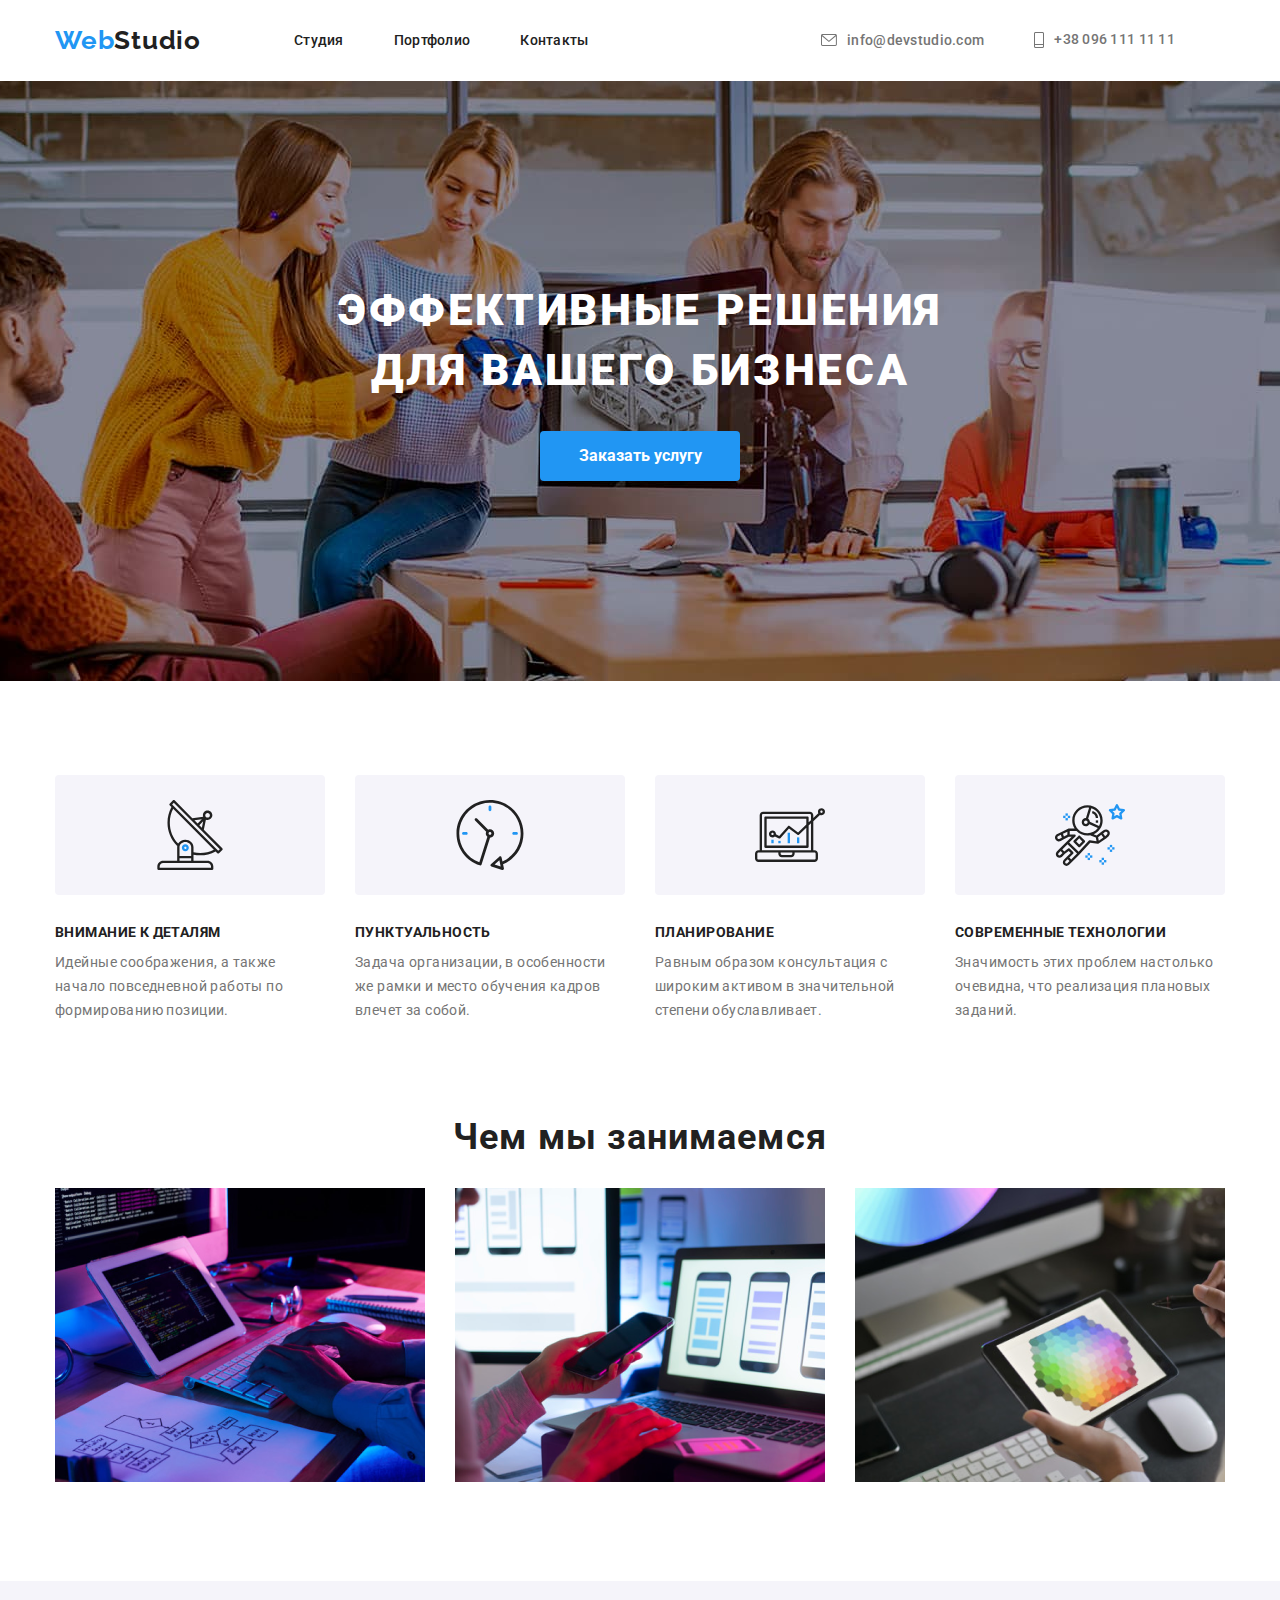
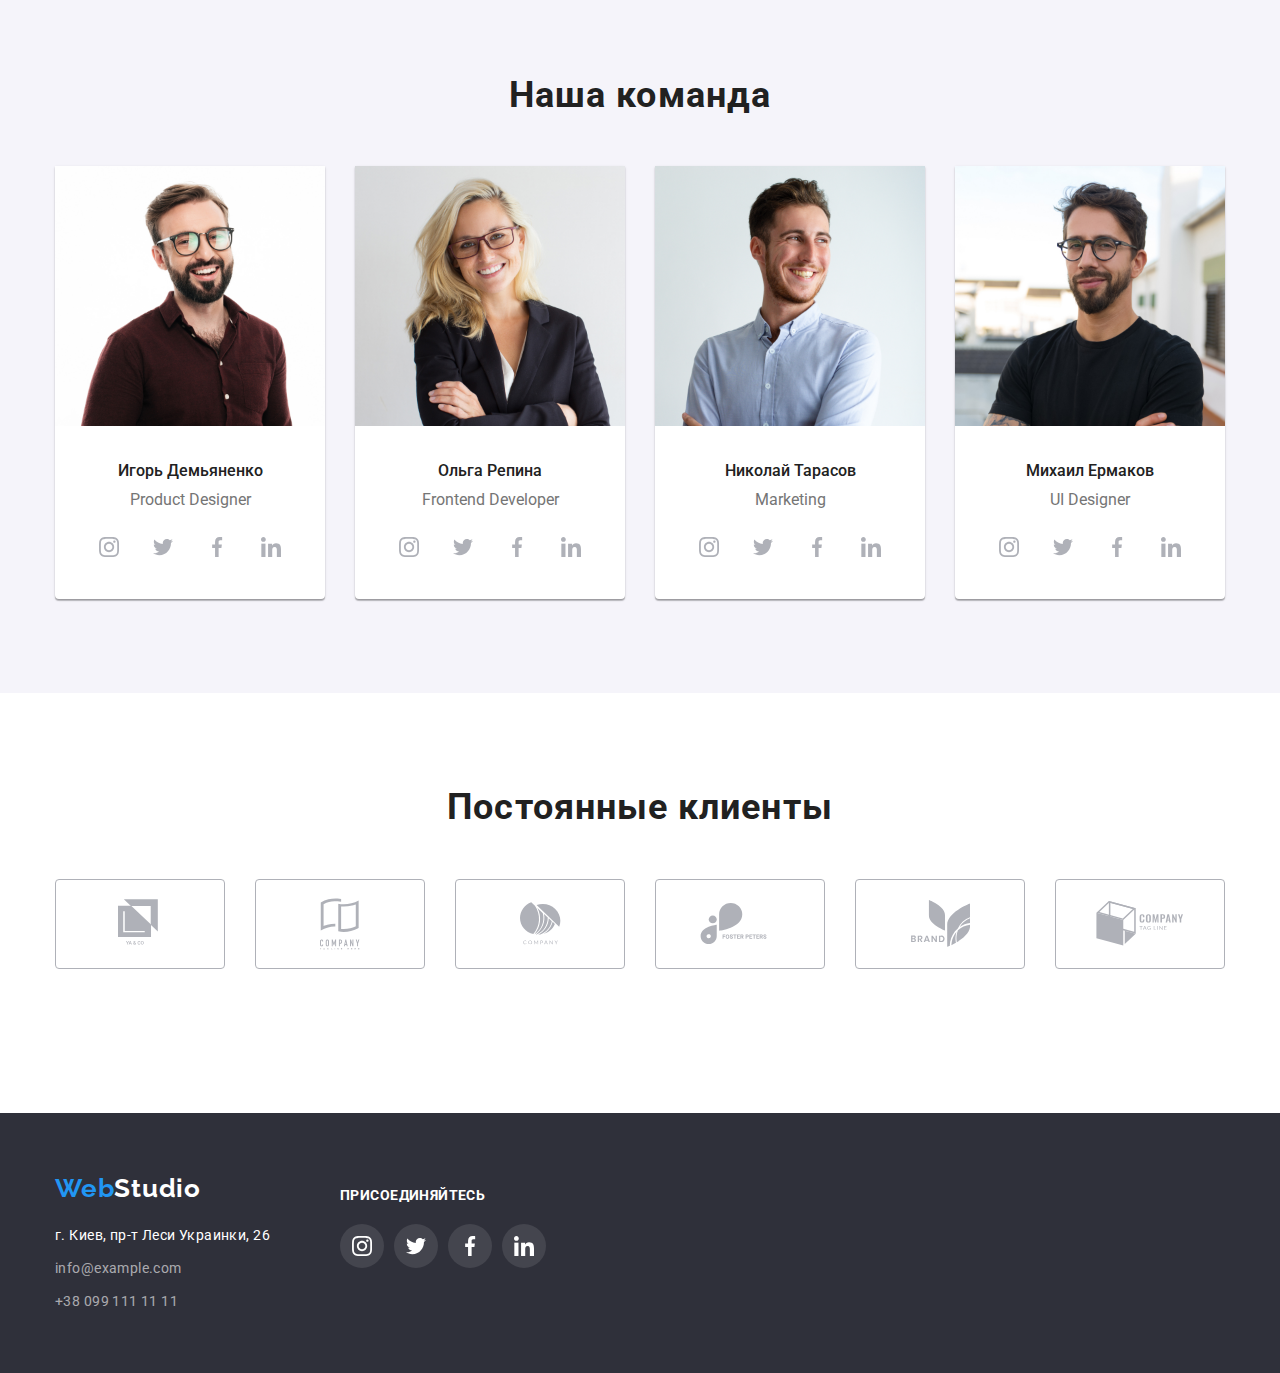
<file: index.html>
<!DOCTYPE html>
<html lang="en">
  <head>
    <meta charset="UTF-8" />
    <meta name="viewport" content="width=device-width, initial-scale=1.0" />
    <title>Document</title>
    <link rel="preconnect" href="https://fonts.gstatic.com" />
    <link
      href="https://fonts.googleapis.com/css2?family=Oleo+Script&family=Raleway:wght@700&family=Roboto:wght@400;500;700;900&display=swap"
      rel="stylesheet"
    />
    <link
      rel="stylesheet"
      href="https://cdnjs.cloudflare.com/ajax/libs/modern-normalize/1.0.0/modern-normalize.min.css"
    />
    <link rel="stylesheet" href="./css/styles.css" />
  </head>
  <body>
    <!-- Видите знак вокслицания? Это говорит о том, что в разметке ошибка и преттиер не может отформатировать
    ЧТобы ее поправить - мы открываем терминал и пользуемся подсказками. Нам там все написано
  Вызов нужной строки - ctrl+G -->

    <!-- Шапка сайту -->
    <header class="header">
      <!-- Навігація сайту -->
      <div class="container">
        <nav class="page-header">
          <a href="" class="logo-header">
            <span class="logo-web">Web</span
            ><span class="logo-studio">Studio</span>
          </a>

          <ul class="site-nav list">
            <li class="item">
              <a href="" class="link">Студия</a>
            </li>
            <li class="item">
              <a href="./portfolio.html" class="link portfolio">Портфолио</a>
            </li>
            <li class="item">
              <a href="" class="link">Контакты</a>
            </li>
          </ul>
        </nav>
        <!-- Навігація по авторизації портфоліо -->
        <div class="nav-autho">
          <a class="adress-header link" href="info@devstudio.com">
            <svg class="button-icon" height="12" width="16">
              <use href=".//images/sprite.svg#envelope"></use>
            </svg>
            info@devstudio.com</a
          >
          <a class="adress-header link" href="+38 0961111111">
            <svg class="button-icon" height="16" width="10">
              <use href=".//images/sprite.svg#vector"></use>
            </svg>
            +38 096 111 11 11</a
          >
        </div>
      </div>
    </header>
    <main>
      <!-- Hero -->
      <section class="section hero overlay">
        <h1 class="hero-title">Эффективные решения для вашего бизнеса</h1>
        <button type="button" class="hero-button">Заказать услугу</button>
      </section>

      <!-- Наші функції -->
      <section class="section features">
        <div class="container">
          <!-- Прихований заголовок -->
          <h2 class="visually-hidden">Наши функции</h2>

          <ul class="features-list">
            <li class="skills">
              <div class="actions">
                <svg class="actions-icon">
                  <use href=".//images/sprite.svg#antenna"></use>
                </svg>
              </div>
              <h3 class="title">Внимание к деталям</h3>
              <p class="text">
                Идейные соображения, а также начало повседневной работы по
                формированию позиции.
              </p>
            </li>

            <li class="skills">
              <div class="actions">
                <svg class="actions-icon">
                  <use href="./images/sprite.svg#clock"></use>
                </svg>
              </div>
              <h3 class="title">Пунктуальность</h3>
              <p class="text">
                Задача организации, в особенности же рамки и место обучения
                кадров влечет за собой.
              </p>
            </li>

            <li class="skills">
              <div class="actions">
                <svg class="actions-icon">
                  <use href="./images/sprite.svg#diagram"></use>
                </svg>
              </div>
              <h3 class="title">Планирование</h3>
              <p class="text">
                Равным образом консультация с широким активом в значительной
                степени обуславливает.
              </p>
            </li>

            <li class="skills">
              <div class="actions">
                <svg class="actions-icon">
                  <use href="./images/sprite.svg#astronaut"></use>
                </svg>
              </div>
              <h3 class="title">Современные технологии</h3>
              <p class="text">
                Значимость этих проблем настолько очевидна, что реализация
                плановых заданий.
              </p>
            </li>
          </ul>
        </div>
      </section>

      <!-- Чим ми займаємось -->
      <section class="section work">
        <div class="container">
          <h2 class="work-title">Чем мы занимаемся</h2>
          <ul class="lists">
            <li class="img">
              <img src="./img/box1.png" alt="Написання коду" />
            </li>
            <li class="img">
              <img src="./img/box2.png" alt="Синхронізація з те>лфоном" />
            </li>
            <li class="img">
              <img src="./img/box3.png" alt="Застосування додатку" />
            </li>
          </ul>
        </div>
      </section>

      <!-- Наша команда -->

      <section class="section team">
        <div class="container">
          <h2 class="team-title">Наша команда</h2>

          <ul class="team-list">
            <li class="team-card">
              <a href="" class="item-link"></a>
              <img
                class="foto"
                src="./img/img1.jpg"
                alt="Игорь Демьяненко"
                height="260"
              />
              <h3 class="name">Игорь Демьяненко</h3>
              <p class="position">Product Designer</p>
              <ul class="social-networks">
                <li class="social-logo">
                  <a href="#" class="social-icon">
                    <svg width="20" height="20">
                      <use href=".//images/sprite.svg#instagram"></use>
                    </svg>
                  </a>
                </li>
                <li class="social-logo">
                  <a href="#" class="social-icon">
                    <svg width="20" height="20">
                      <use href=".//images/sprite.svg#twitter"></use>
                    </svg>
                  </a>
                </li>
                <li class="social-logo">
                  <a href="#" class="social-icon">
                    <svg width="20" height="20">
                      <use href=".//images/sprite.svg#facebook"></use>
                    </svg>
                  </a>
                </li>
                <li class="social-logo">
                  <a href="#" class="social-icon">
                    <svg width="20" height="20">
                      <use href=".//images/sprite.svg#linkedin"></use>
                    </svg>
                  </a>
                </li>
              </ul>
            </li>

            <li class="team-card">
              <a href="" class="item-link"></a>
              <img
                class="foto"
                src="./img/img2.jpg"
                alt="Ольга Репина"
                height="260"
              />
              <h3 class="name">Ольга Репина</h3>
              <p class="position">Frontend Developer</p>
              <ul class="social-networks">
                <li class="social-logo">
                  <a href="#" class="social-icon">
                    <svg width="20" height="20">
                      <use href=".//images/sprite.svg#instagram"></use>
                    </svg>
                  </a>
                </li>
                <li class="social-logo">
                  <a href="#" class="social-icon">
                    <svg width="20" height="20">
                      <use href=".//images/sprite.svg#twitter"></use>
                    </svg>
                  </a>
                </li>
                <li class="social-logo">
                  <a href="#" class="social-icon">
                    <svg width="20" height="20">
                      <use href=".//images/sprite.svg#facebook"></use>
                    </svg>
                  </a>
                </li>
                <li class="social-logo">
                  <a href="#" class="social-icon">
                    <svg width="20" height="20">
                      <use href=".//images/sprite.svg#linkedin"></use>
                    </svg>
                  </a>
                </li>
              </ul>
            </li>

            <li class="team-card">
              <a href="" class="item-link"></a>
              <img
                class="foto"
                src="./img/img3.jpg"
                alt="Николай Тарасов"
                height="260"
              />
              <h3 class="name">Николай Тарасов</h3>
              <p class="position">Marketing</p>
              <ul class="social-networks">
                <li class="social-logo">
                  <a href="#" class="social-icon">
                    <svg width="20" height="20">
                      <use href=".//images/sprite.svg#instagram"></use>
                    </svg>
                  </a>
                </li>
                <li class="social-logo">
                  <a href="#" class="social-icon">
                    <svg width="20" height="20">
                      <use href=".//images/sprite.svg#twitter"></use>
                    </svg>
                  </a>
                </li>
                <li class="social-logo">
                  <a href="#" class="social-icon">
                    <svg width="20" height="20">
                      <use href=".//images/sprite.svg#facebook"></use>
                    </svg>
                  </a>
                </li>
                <li class="social-logo">
                  <a href="#" class="social-icon">
                    <svg width="20" height="20">
                      <use href=".//images/sprite.svg#linkedin"></use>
                    </svg>
                  </a>
                </li>
              </ul>
            </li>

            <li class="team-card">
              <a href="" class="item-link"></a>
              <img
                class="foto"
                src="./img/img4.jpg"
                alt="Михаил Ермаков"
                height="260"
              />
              <h3 class="name">Михаил Ермаков</h3>
              <p class="position">UI Designer</p>
              <ul class="social-networks">
                <li class="social-logo">
                  <a href="#" class="social-icon">
                    <svg width="20" height="20">
                      <use href=".//images/sprite.svg#instagram"></use>
                    </svg>
                  </a>
                </li>
                <li class="social-logo">
                  <a href="#" class="social-icon">
                    <svg width="20" height="20">
                      <use href=".//images/sprite.svg#twitter"></use>
                    </svg>
                  </a>
                </li>
                <li class="social-logo">
                  <a href="#" class="social-icon">
                    <svg width="20" height="20">
                      <use href=".//images/sprite.svg#facebook"></use>
                    </svg>
                  </a>
                </li>
                <li class="social-logo">
                  <a href="#" class="social-icon">
                    <svg width="20" height="20">
                      <use href=".//images/sprite.svg#linkedin"></use>
                    </svg>
                  </a>
                </li>
              </ul>
            </li>
          </ul>
        </div>
      </section>

      <!-- Постійні клієнти -->

      <section class="section client">
        <div class="container">
          <h2 class="client-title">Постоянные клиенты</h2>
          <ul class="client-list">
            <li class="client-link">
              <a class="client-item" href="">
                <svg class="client-icon" width="44" height="49">
                  <use href=".//images/sprite.svg#logo1"></use>
                </svg>
              </a>
            </li>
            <li class="client-link">
              <a class="client-item" href="">
                <svg class="client-icon" width="40" height="52">
                  <use href=".//images/sprite.svg#logo2"></use>
                </svg>
              </a>
            </li>
            <li class="client-link">
              <a class="client-item" href="">
                <svg class="client-icon" width="41" height="43">
                  <use href=".//images/sprite.svg#logo3"></use>
                </svg>
              </a>
            </li>
            <li class="client-link">
              <a class="client-item" href="">
                <svg class="client-icon" width="80" height="42">
                  <use href=".//images/sprite.svg#logo4"></use>
                </svg>
              </a>
            </li>
            <li class="client-link">
              <a class="client-item" href="">
                <svg class="client-icon" width="59" height="47">
                  <use href=".//images/sprite.svg#logo5"></use>
                </svg>
              </a>
            </li>
            <li class="client-link">
              <a class="client-item" href="">
                <svg class="client-icon" width="88" height="45">
                  <use href=".//images/sprite.svg#logo6"></use>
                </svg>
              </a>
            </li>
          </ul>
        </div>
      </section>
    </main>
    <!-- ФУТЕР -->
    <footer>
      <!-- Логотип -->
      <div class="container footer">
        <div class="footer-list">
          <a href="" class="logo-footer">
            <span class="web">Web</span><span class="studio">Studio</span>
          </a>
          <!-- Адрес в футері -->
          <address>
            <span class="adress-footer"
              >г. Киев, пр-т Леси Украинки, 26<br
            /></span>
            <a href="" class="footer-link mail">info@example.com</a>
            <a href="" class="footer-link">+38 099 111 11 11</a>
          </address>
        </div>
        <div>
          <p class="footer-text">присоединяйтесь</p>
          <ul class="social-networks">
            <li class="social-logo">
              <a href="#" class="social-icon-footer">
                <svg width="20" height="20">
                  <use href=".//images/sprite.svg#instagram"></use>
                </svg>
              </a>
            </li>
            <li class="social-logo">
              <a href="#" class="social-icon-footer">
                <svg width="20" height="20">
                  <use href=".//images/sprite.svg#twitter"></use>
                </svg>
              </a>
            </li>

            <li class="social-logo">
              <a href="#" class="social-icon-footer">
                <svg width="20" height="20">
                  <use href=".//images/sprite.svg#facebook"></use>
                </svg>
              </a>
            </li>

            <li class="social-logo">
              <a href="#" class="social-icon-footer">
                <svg width="20" height="20">
                  <use href=".//images/sprite.svg#linkedin"></use>
                </svg>
              </a>
            </li>
          </ul>
        </div>
      </div>
    </footer>
  </body>
</html>
</file>
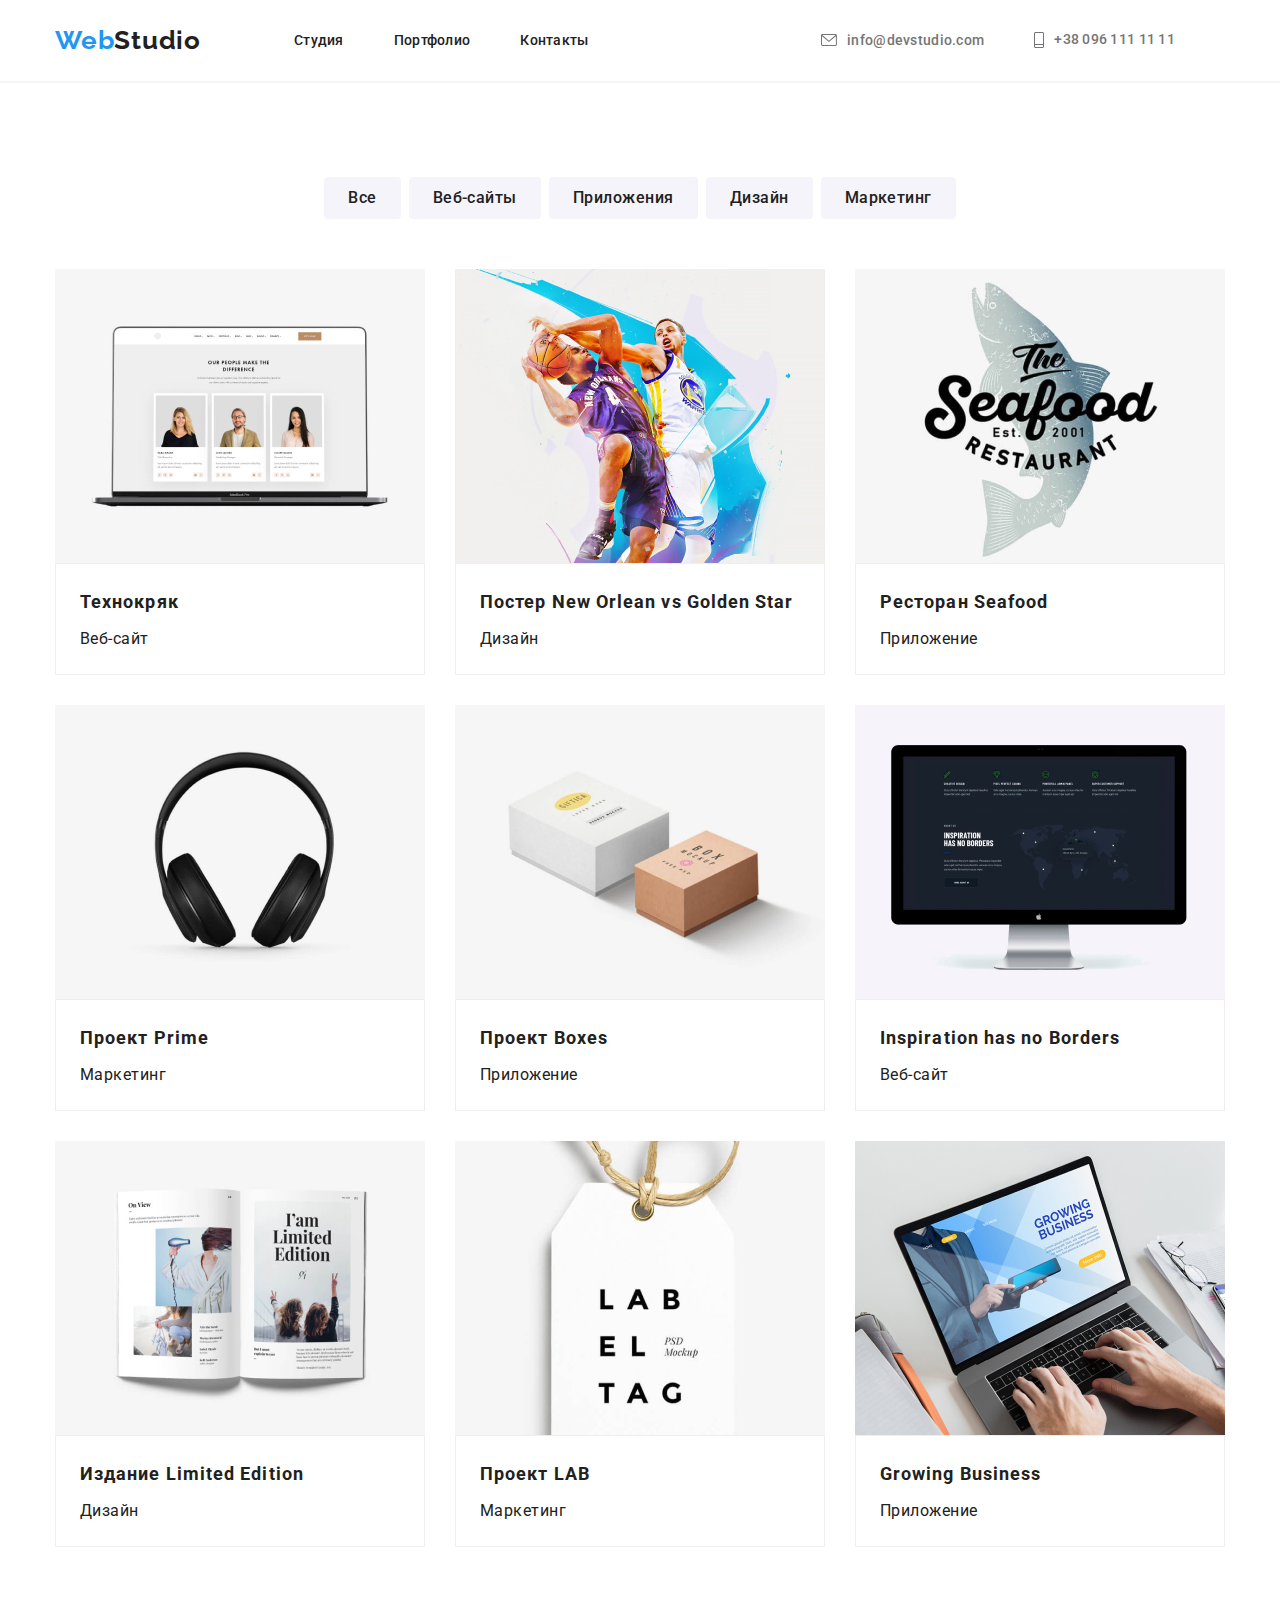
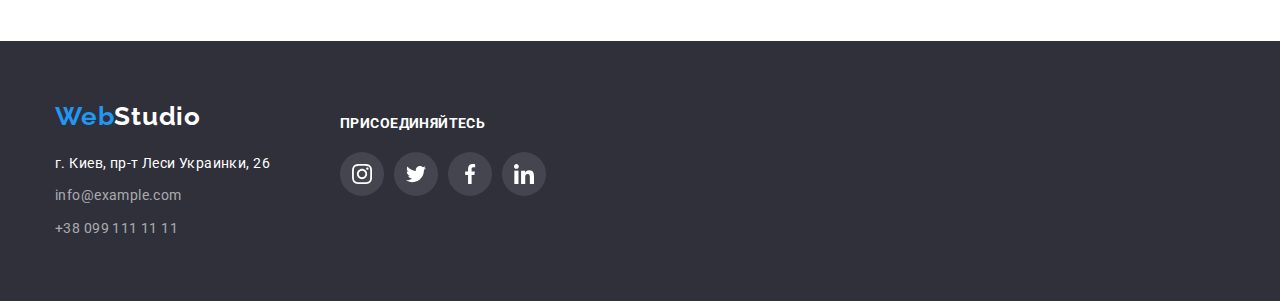
<file: portfolio.html>
<!DOCTYPE html>
<html lang="en">
  <head>
    <meta charset="UTF-8" />
    <meta name="viewport" content="width=device-width, initial-scale=1.0" />
    <title>Document</title>
    <link rel="preconnect" href="https://fonts.gstatic.com" />
    <link
      href="https://fonts.googleapis.com/css2?family=Oleo+Script&family=Raleway:wght@700&family=Roboto:wght@400;500;700;900&display=swap"
      rel="stylesheet"
    />
    <link
      rel="stylesheet"
      href="https://cdnjs.cloudflare.com/ajax/libs/modern-normalize/1.0.0/modern-normalize.min.css"
    />
    <link rel="stylesheet" href="./css/styles.css" />
  </head>
  <body>
    <!-- Шапка сайту -->
    <header class="header border">
      <!-- Навігація сайту -->
      <div class="container">
        <nav class="page-portfolio">
          <a href="" class="logo-portfolio">
            <span class="logo-web">Web</span
            ><span class="logo-studio">Studio</span>
          </a>

          <ul class="site-nav list">
            <li class="item">
              <a href="./index.html" class="link studio">Студия</a>
            </li>
            <li class="item">
              <a href="" class="link current">Портфолио</a>
            </li>
            <li class="item">
              <a href="" class="link">Контакты</a>
            </li>
          </ul>
        </nav>
        <!-- Навігація по авторизації портфоліо -->
        <div class="nav-autho">
          <a href="info@devstudio.com" class="adress-header link">
            <svg class="button-icon" height="12" width="16">
              <use href=".//images/sprite.svg#envelope"></use>
            </svg>
            info@devstudio.com</a
          >
          <a href="" class="adress-header link">
            <svg class="button-icon" height="16" width="10">
              <use href=".//images/sprite.svg#vector"></use>
            </svg>
            +38 096 111 11 11</a
          >
        </div>
      </div>
    </header>
    <!-- Main portfplio  -->
    <main>
      <!-- Кнопки по сторінці портфоліо -->
      <section class="section portfolio">
        <div class="container">
          <!-- Невидимий заголовок -->
          <h2 class="visually-hidden">Кнопки сайту</h2>
          <!-- Кнопки -->
          <ul class="buttons">
            <li class="button-list">
              <button type="button" class="button">Все</button>
            </li>
            <li class="button-list">
              <button type="button" class="button">Веб-сайты</button>
            </li>
            <li class="button-list">
              <button type="button" class="button">Приложения</button>
            </li>
            <li class="button-list">
              <button type="button" class="button">Дизайн</button>
            </li>
            <li class="button-list">
              <button type="button" class="button">Маркетинг</button>
            </li>
          </ul>
          <!-- КАРТКИ -->
          <ul class="portfolio-card">
            <li class="item">
              <a class="item-link" href="#">
                <img
                  src="./img.portfolio/techno.jpg"
                  alt="Технокряк"
                  class="img-portfolio"
                />
                <div class="card-name">
                  <h2 class="title">Технокряк</h2>
                  <p class="text">Веб-сайт</p>
                </div></a
              >
            </li>

            <li class="item">
              <a href="" class="item-link">
                <img
                  src="./img.portfolio/img.jpg"
                  alt="Design"
                  class="img-portfolio"
                />
                <div class="card-name">
                  <h2 class="title">Постер New Orlean vs Golden Star</h2>
                  <p class="text">Дизайн</p>
                </div>
              </a>
            </li>

            <li class="item">
              <a href="" class="item-link">
                <img
                  src="./img.portfolio/restoran.jpg"
                  alt="Приложения"
                  class="img-portfolio"
                />
                <div class="card-name">
                  <h2 class="title">Ресторан Seafood</h2>
                  <p class="text">Приложение</p>
                </div>
              </a>
            </li>

            <li class="item">
              <a href="" class="item-link">
                <img
                  src="./img.portfolio/prime.jpg"
                  alt="Prime"
                  class="img-portfolio"
                />
                <div class="card-name">
                  <h2 class="title">Проект Prime</h2>
                  <p class="text">Маркетинг</p>
                </div>
              </a>
            </li>

            <li class="item">
              <a href="" class="item-link">
                <img
                  src="./img.portfolio/boxes.jpg"
                  alt="Boxes"
                  class="img-portfolio"
                />
                <div class="card-name">
                  <h2 class="title">Проект Boxes</h2>
                  <p class="text">Приложение</p>
                </div>
              </a>
            </li>

            <li class="item">
              <a href="" class="item-link">
                <img
                  src="./img.portfolio/borders.jpg"
                  alt="Веб-сайт"
                  class="img-portfolio"
                />
                <div class="card-name">
                  <h2 class="title">Inspiration has no Borders</h2>
                  <p class="text">Веб-сайт</p>
                </div>
              </a>
            </li>

            <li class="item">
              <a href="" class="item-link">
                <img
                  src="./img.portfolio/edition.jpg"
                  alt="Дизайн"
                  class="img-portfolio"
                />
                <div class="card-name">
                  <h2 class="title">Издание Limited Edition</h2>
                  <p class="text">Дизайн</p>
                </div>
              </a>
            </li>

            <li class="item">
              <a href="" class="item-link">
                <img
                  src="./img.portfolio/lab.jpg"
                  alt="LAB"
                  class="img-portfolio"
                />
                <div class="card-name">
                  <h2 class="title">Проект LAB</h2>
                  <p class="text">Маркетинг</p>
                </div>
              </a>
            </li>

            <li class="item">
              <a href="" class="item-link">
                <img
                  src="./img.portfolio/business.jpg"
                  alt="Business"
                  class="img-portfolio"
                />
                <div class="card-name">
                  <h2 class="title">Growing Business</h2>
                  <p class="text">Приложение</p>
                </div>
              </a>
            </li>
          </ul>
        </div>
      </section>
    </main>
    <!--FOOTER PORTFOLIO-->
    <footer>
      <div class="container footer">
        <div class="footer-list">
          <a href="" class="logo-footer">
            <span class="web">Web</span><span class="studio">Studio</span>
          </a>
          <!-- Адрес в футері -->
          <address>
            <span class="adress-footer"
              >г. Киев, пр-т Леси Украинки, 26<br
            /></span>
            <a href="" class="footer-link mail">info@example.com</a>
            <a href="" class="footer-link">+38 099 111 11 11</a>
          </address>
        </div>
        <div>
          <p class="footer-text">присоединяйтесь</p>
          <ul class="social-networks">
            <li class="social-logo">
              <a href="#" class="social-icon-footer">
                <svg width="20" height="20">
                  <use href="./images/sprite.svg#instagram"></use>
                </svg>
              </a>
            </li>
            <li class="social-logo">
              <a href="#" class="social-icon-footer">
                <svg width="20" height="20">
                  <use href="./images/sprite.svg#twitter"></use>
                </svg>
              </a>
            </li>

            <li class="social-logo">
              <a href="#" class="social-icon-footer">
                <svg width="20" height="20">
                  <use href="./images/sprite.svg#facebook"></use>
                </svg>
              </a>
            </li>

            <li class="social-logo">
              <a href="#" class="social-icon-footer">
                <svg width="20" height="20">
                  <use href="./images/sprite.svg#linkedin"></use>
                </svg>
              </a>
            </li>
          </ul>
        </div>
      </div>
    </footer>
  </body>
</html>
</file>
<file: css/styles.css>
html {
  box-sizing: border-box;
}

*,
::before,
::after {
  box-sizing: inherit;
}

:root {
  --primary-text-color: #ffffff;
  --totle-text-color: #212121;
  --accent-color: #2196f3;
  --other-text-color: #757575;
}

body {
  background-color: var(--primary-text-color);
  color: var(--totle-text-color);
  font-family: Roboto, sans-serif;
  margin: 0;
}

/* Загальні елементи */
ul {
  margin-top: 0;
  margin-bottom: 0;
  padding-left: 0;
}
.container {
  width: 1200px;
  margin-left: auto;
  margin-right: auto;
  padding: 0 15px;
  /* outline: 2px solid tomato; */
}

/* Шапка сайту  */
.header {
  align-items: center;
  background: white;
  display: flex;
}

.header .container {
  display: flex;
}

.page-header {
  display: flex;
  align-items: center;
}

.logo-header {
  font-family: Raleway;
  font-style: normal;
  font-weight: 700;
  font-size: 26px;
  line-height: 1.19;
  /* identical to box height */
  letter-spacing: 0.03em;
  text-decoration: none;
  margin-right: 93px;
}

.logo-web {
  color: var(--accent-color);
}
.logo-studio {
  color: var(--totle-text-color);
}

/* ПОСИЛАННЯ */

.site-nav.list {
  display: flex;

  list-style: none;
  font-style: normal;
  font-weight: 500;
  font-size: 14px;
  line-height: 1.19;
  letter-spacing: 0.02em;

  text-decoration: none;
  cursor: pointer;
  padding-top: 32px;
  padding-bottom: 32px;
}

.site-nav.list .item:not(:last-child) {
  margin-right: 50px;
}

.site-nav .link {
  color: var(--totle-text-color);
  font-family: Roboto;
  font-weight: 500;
  font-size: 14px;
  line-height: 1.14;
  letter-spacing: 0.02em;
  text-decoration: none;
}

.site-nav .link:hover,
.site-nav .link:focus {
  color: var(--accent-color);
}

/* Навігація по авторизації портфоліо */

.nav-autho {
  display: flex;
  margin-left: auto;
  align-items: center;
}

.adress-header.link {
  font-family: Roboto;
  font-weight: 500;
  font-size: 14px;
  line-height: 1.14;
  letter-spacing: 0.02em;
  margin-right: 50px;
  text-decoration: none;
  display: flex;
  align-items: center;
  color: #757575;
}

.adress-header:hover,
.adress-header:focus {
  color: var(--accent-color);
}

.button-icon {
  margin-right: 10px;
  fill: currentColor;
}

.header-link .link {
  padding: 32px 0px;
}

.adress-link.number {
  text-decoration: none;
  color: var(--other-text-color);
}

/* HERO */

.hero {
  padding: 200px 0;
  letter-spacing: 0.06em;
  text-align: center;
  background-color: #2f303a;
}

.section.hero.overlay {
  max-width: 1600px;
  height: 600px;
  margin-left: auto;
  margin-right: auto;
  background-size: cover;
  background-position: center;
  background-image: url("../style/fon.jpg");
}

.hero-text {
  text-align: center;
  max-width: 1600px;
  height: 600px;
}

.hero-title {
  width: 696px;
  margin: 0 auto 30px;
  color: var(--primary-text-color);
  font-family: Roboto;
  font-style: normal;
  font-weight: 900;
  font-size: 44px;
  line-height: 1.36;
  text-transform: uppercase;
  text-align: center;
  letter-spacing: 0.06em;
}

.hero-button {
  font-family: Roboto;
  font-style: normal;
  font-weight: bold;
  font-size: 16px;
  line-height: 1.87;
  display: inline-block;
  border-radius: 4px;
  border-style: none;
  padding: 10px 32px;
  cursor: pointer;
  min-width: 200px;
  border-color: var(--accent-color);
  color: var(--primary-text-color);
  background: var(--accent-color);
  border: 1px solid var(--accent-color--);
}

/* НАШІ ФУНКЦІЇ*/

.features {
  padding-bottom: 94px;
  padding-top: 94px;
  letter-spacing: 0.03em;
  display: flex;
}

.visually-hidden {
  position: absolute;
  clip: rect(0 0 0 0);
  width: 1px;
  height: 1px;
  margin: -1px;
}

.features-list {
  display: flex;
  list-style: none;
}

.skills:not(:last-child) {
  margin-right: 30px;
}

.features-list .title {
  color: var(--totle-text-color);

  font-family: Roboto;
  font-style: normal;
  font-weight: 700;
  font-size: 14px;
  line-height: 1.14;
  letter-spacing: 0.03em;
  text-transform: uppercase;

  margin-top: 0px;
  margin-bottom: 10px;
}

.actions {
  display: flex;
  align-items: center;
  justify-content: center;
  width: 270px;
  height: 120px;
  background: #f5f4fa;
  border-radius: 4px;
  margin-bottom: 30px;
  margin-top: 0;
}

.actions-icon {
  width: 70px;
  height: 70px;
}

.features-list .text {
  color: var(--other-text-color);
  font-family: Roboto;
  font-style: normal;
  font-weight: 400;
  font-size: 14px;
  line-height: 1.71;
  letter-spacing: 0.03em;

  margin-top: 0px;
  margin-bottom: 0px;
}

/* ЧИМ МИ ЗАЙМАЄМЛСЬ */

.section.work {
  padding-bottom: 94px;
  letter-spacing: 0.03em;
}

.work-title {
  font-style: normal;
  font-weight: bold;
  font-size: 36px;
  line-height: 1.16;
  text-align: center;
  letter-spacing: 0.03em;
  margin-top: 0;
  color: #212121;
}

.lists {
  display: flex;
  list-style: none;
}

.img:not(:last-child) {
  margin-right: 30px;
  width: 100%;
}

/* НАША КОМАНДА */

.section.team {
  color: var(--totle-text-color);
  text-align: center;
  padding-top: 94px;
  padding-bottom: 94px;
  background: #f5f4fa;
}

.team-title {
  font-style: normal;
  font-weight: bold;
  font-size: 36px;
  line-height: 1.16;
  text-align: center;
  letter-spacing: 0.03em;
  margin-top: 0;
  margin-bottom: 50px;
}
.team-list {
  list-style: none;
  display: flex;
}

.team-card {
  box-shadow: 0px 1px 3px rgba(0, 0, 0, 0.12), 0px 1px 1px rgba(0, 0, 0, 0.14),
    0px 2px 1px rgba(0, 0, 0, 0.2);
  border-radius: 0px 0px 4px 4px;
  background: #ffffff;
}

.team-card:not(:last-child) {
  margin-right: 30px;
}

.team-card .foto {
  margin-bottom: 30px;
}

.team-card .name {
  color: var(--totle-text-color);
  font-style: normal;
  font-weight: 500;
  font-size: 16px;
  line-height: 1.19;
  margin-top: 0;
  margin-bottom: 10px;
  text-align: center;
}

.team-card .position {
  color: var(--other-text-color);
  font-style: normal;
  font-weight: normal;
  font-size: 16px;
  line-height: 1.19;
  text-align: center;
  margin-top: 0;
  margin-bottom: 16px;
}

.social-networks {
  margin-bottom: 30px;
  margin-top: 0;
  display: flex;
  justify-content: center;

  list-style: none;
}

.social-logo:not(:last-child) {
  margin-right: 10px;
}

.social-icon:hover,
.social-icon:focus {
  fill: #ffffff;
  background-color: #2196f3;
}

.social-icon {
  display: flex;
  justify-content: center;
  align-items: center;
  width: 44px;
  height: 44px;
  fill: #afb1b8;
  border: none;
  border-radius: 50%;
}

/* ПОСТІЙНІ КЛІЄНТИ */
.section.client {
  padding-top: 94px;
  padding-bottom: 94px;
  background-color: #ffffff;
  margin-bottom: 50px;
}

.client-title {
  font-family: Roboto;
  font-style: normal;
  font-weight: bold;
  font-size: 36px;
  line-height: 1.16;
  text-align: center;
  letter-spacing: 0.03em;
  color: #212121;
  margin-top: 0;
  margin-bottom: 50px;
}

.client-list {
  display: flex;
  justify-content: center;
  list-style: none;
}

.client-link:not(:last-child) {
  margin-right: 30px;
}

.client-item {
  display: flex;
  justify-content: center;
  align-items: center;
  width: 170px;
  height: 90px;

  border: 1px solid #afb1b8;
  border-radius: 4px;
  text-decoration: none;
  color: #afb1b8;
}

.client-item:hover,
.client-item:focus {
  border: 1px solid var(--accent-color);
  color: var(--accent-color);
}

.client-icon {
  fill: currentColor;
}

/* ФУТЕР */

/* Логотип */
footer {
  background: #2f303a;
  padding-top: 60px;
  padding-bottom: 60px;
}

.container.footer {
  display: flex;
  align-items: center;
}
.footer-list {
  margin-right: 70px;
}

.logo-footer {
  font-family: Raleway;
  font-style: normal;
  font-weight: bold;
  font-size: 26px;
  line-height: 1.19;
  letter-spacing: 0.03em;
  text-decoration: none;

  display: inline-block;
  margin-bottom: 20px;
}
.footer-list .web {
  color: var(--accent-color);
}
.footer-list .studio {
  color: var(--primary-text-color);
}

/* Адрес  в футері */

.adress-footer {
  color: var(--primary-text-color);
  font-style: normal;
  font-weight: normal;
  font-size: 14px;
  line-height: 1.71;
  letter-spacing: 0.03em;
  display: block;
  margin-bottom: 9px;
}

.footer-link {
  font-style: normal;
  font-weight: 400;
  font-size: 14px;
  line-height: 1.71;
  letter-spacing: 0.03em;
  display: flex;

  text-decoration: none;
  color: rgba(255, 255, 255, 0.6);
}
.mail {
  margin-bottom: 9px;
}

.footer-text {
  font-family: Roboto;
  font-style: normal;
  font-weight: bold;
  font-size: 14px;
  line-height: 1.14;
  letter-spacing: 0.03em;
  text-transform: uppercase;
  color: #ffffff;
  margin-top: 0;
  margin-bottom: 20px;
}

.social-icon-footer:hover,
.social-icon-footer:focus {
  background-color: #2196f3;
}

.social-icon-footer {
  display: flex;
  justify-content: center;
  align-items: center;
  width: 44px;
  height: 44px;
  fill: #ffffff;
  border: none;
  border-radius: 50%;
  background: rgba(255, 255, 255, 0.1);
}

/* СТОРІНКА ПОРТФОЛІО */

/*  Шапка сайту  */

.header.border {
  border-bottom: 2px solid #f5f4fa;
}

.page-portfolio {
  display: flex;
  align-items: center;
  background: white;
}

/* Навігація сайту */
.logo-portfolio {
  font-family: Raleway;
  font-style: normal;
  font-weight: bold;
  font-size: 26px;
  line-height: 1.19;
  /* identical to box height */
  letter-spacing: 0.03em;
  text-decoration: none;
  margin-right: 93px;
}

/* ПОСИЛАННЯ */

.site-nav.portfolio {
  display: flex;

  list-style: none;
  font-style: normal;
  font-weight: 500;
  font-size: 14px;
  line-height: 1.19;
  letter-spacing: 0.02em;

  text-decoration: none;
  cursor: pointer;
  padding-top: 32px;
  padding-bottom: 32px;
}

.site-nav .link {
  color: var(--totle-text-color);
  font-family: Roboto;
  font-style: normal;
  font-weight: 500;
  font-size: 14px;
  line-height: 1.14;
  letter-spacing: 0.02em;
}

/* Навігація по авторизації портфоліо */

.adress-link.number {
  color: #757575;
}

/* MAIN PORTFOLIO */

/* Кнопки  по сторінці портфоліо*/
/* Кнопки */

.section.portfolio {
  padding: 94px 0;
}

.buttons {
  display: flex;
  margin-bottom: 50px;
  list-style: none;
  justify-content: center;
}

.button-list:not(:last-child) {
  margin-right: 8px;
}

.button {
  padding: 6px 22px;
  cursor: pointer;
  border-radius: 4px;
  border-color: transparent;
  color: #212121;
  background-color: #f5f4fa;
  font-family: inherit;
  font-weight: 500;
  font-size: 16px;
  line-height: 1.62;
  text-align: center;
  letter-spacing: 0.03em;
}

.button:hover,
.button:focus {
  color: var(--primary-text-color);
  background-color: var(--accent-color);
  box-shadow: 0px 3px 1px rgba(0, 0, 0, 0.1), 0px 1px 2px rgba(0, 0, 0, 0.08),
    0px 2px 2px rgba(0, 0, 0, 0.12);
}

/* КАРТКИ */

.portfolio-card {
  list-style: none;
  display: flex;
  flex-wrap: wrap;
  flex-basis: calc(100% / 3 - 30px);
  margin-top: -30px;
  margin-left: -30px;
  cursor: pointer;
}

.portfolio-card .item {
  margin: 30px 0 0 30px;
}

.item-link {
  display: block;
  text-decoration: none;
  color: #212121;
}

.item-link:focus,
.item-link:hover {
  box-shadow: 0px 1px 1px rgba(0, 0, 0, 0.12), 0px 4px 4px rgba(0, 0, 0, 0.06),
    1px 4px 6px rgba(0, 0, 0, 0.16);
}

.img-portfolio {
  width: 100%;
  display: block;
}
.card-name {
  padding: 20px 24px;
  border: 1px solid #eeeeee;
}

.portfolio-card .title {
  font-weight: 700;
  font-size: 18px;
  line-height: 2;
  /* identical to box height, or 200% */

  letter-spacing: 0.06em;
  margin-top: 0px;
  margin-bottom: 4px;
}
.portfolio-card .text {
  font-family: Roboto;
  font-size: 16px;
  line-height: 1.87;
  /* identical to box height, or 187% */

  letter-spacing: 0.03em;
  margin-top: 0px;
  margin-bottom: 0px;
}

/* FOOTER PORTFOLIO */

.header .border {
  border-bottom: 2px solid #f5f4fa;
}
.container.footer-portfolio {
  padding-top: 60px;
  padding-bottom: 60px;
  padding-right: 215px;
  padding-left: 215px;
  background: #2f303a;
}
</file>
